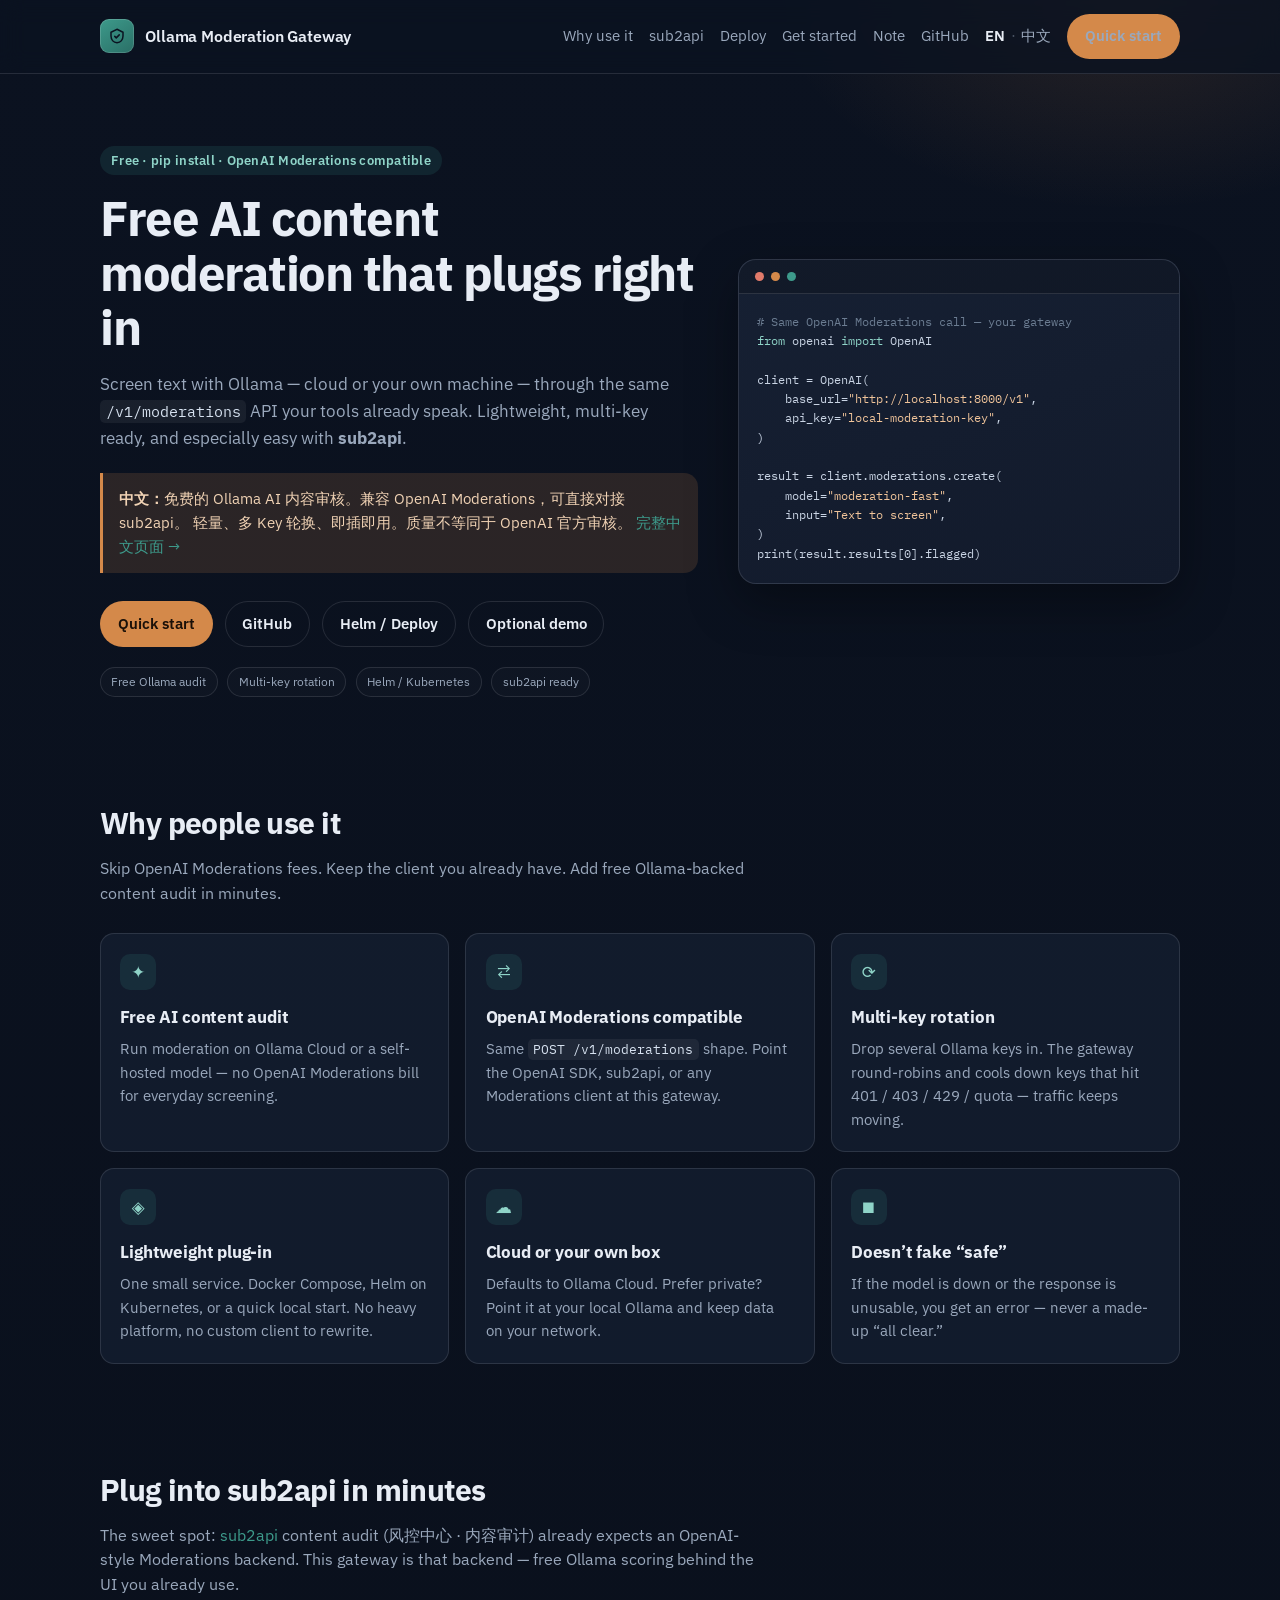
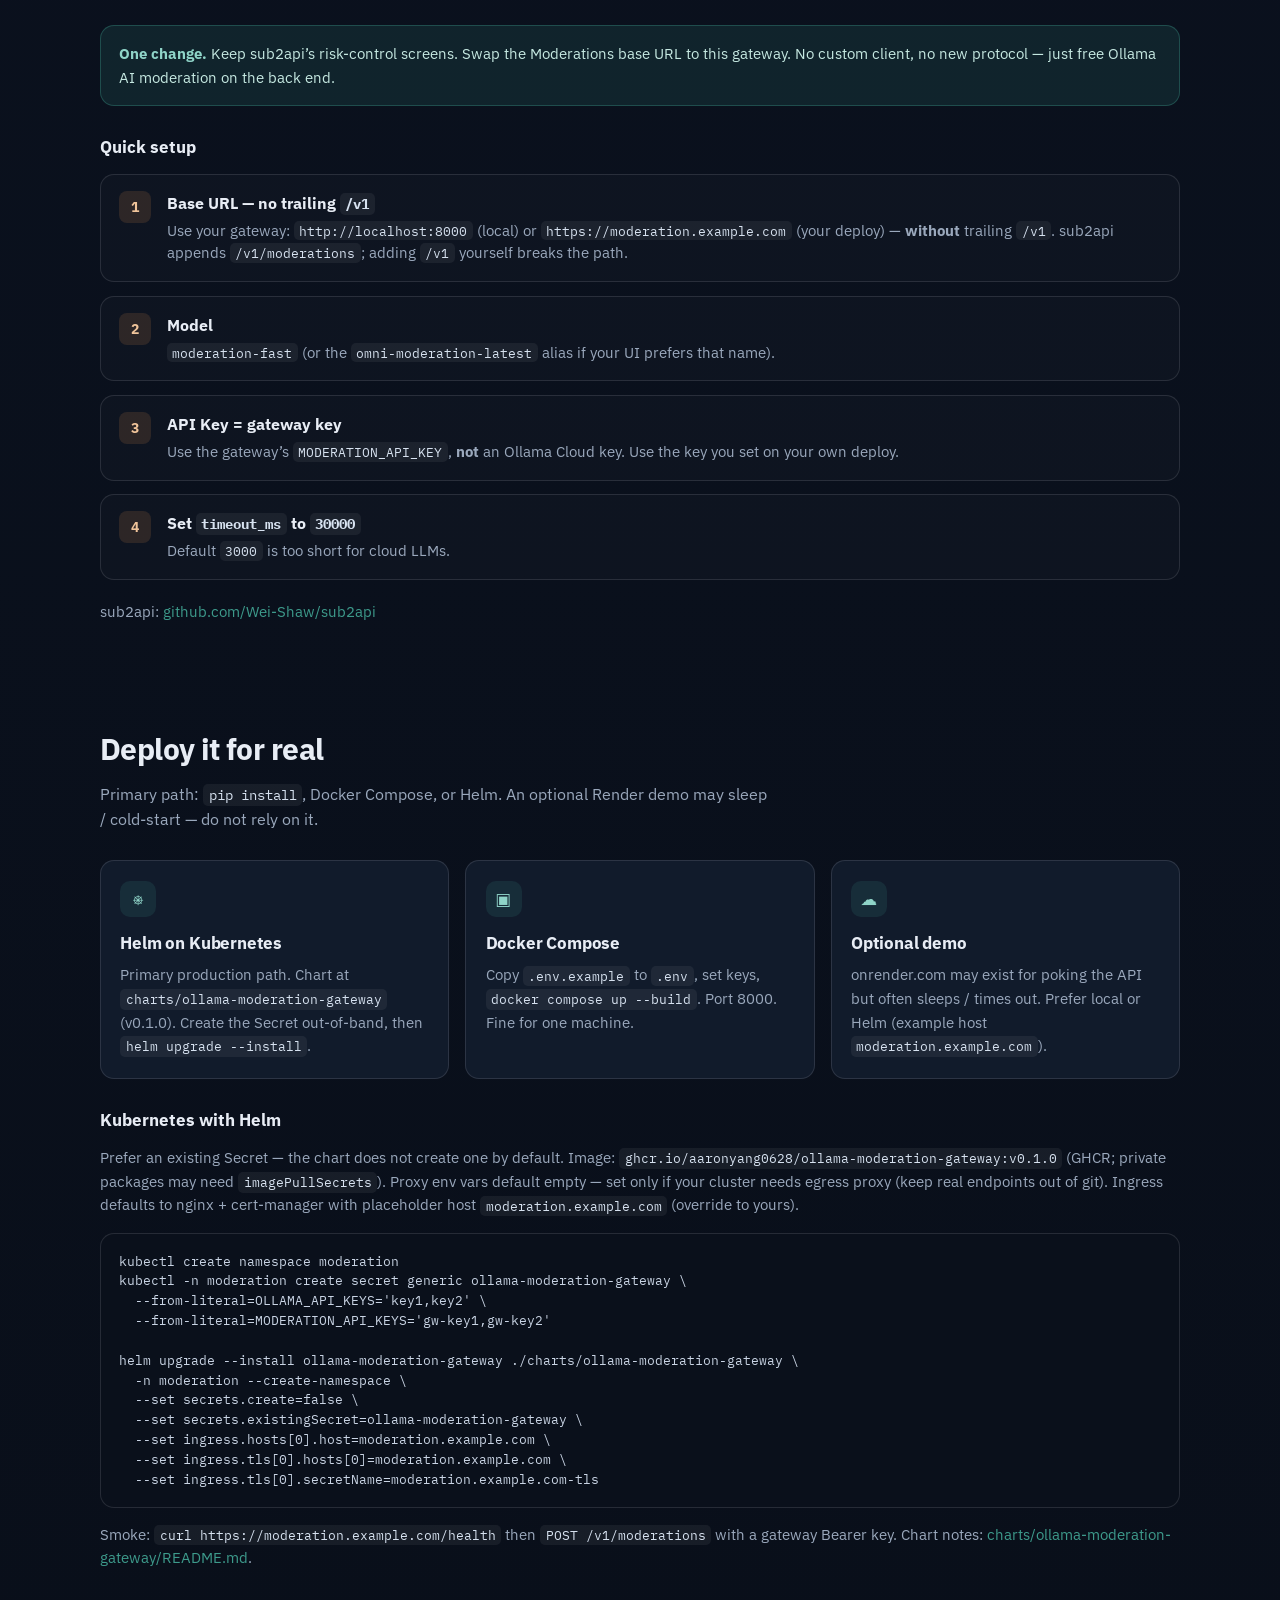
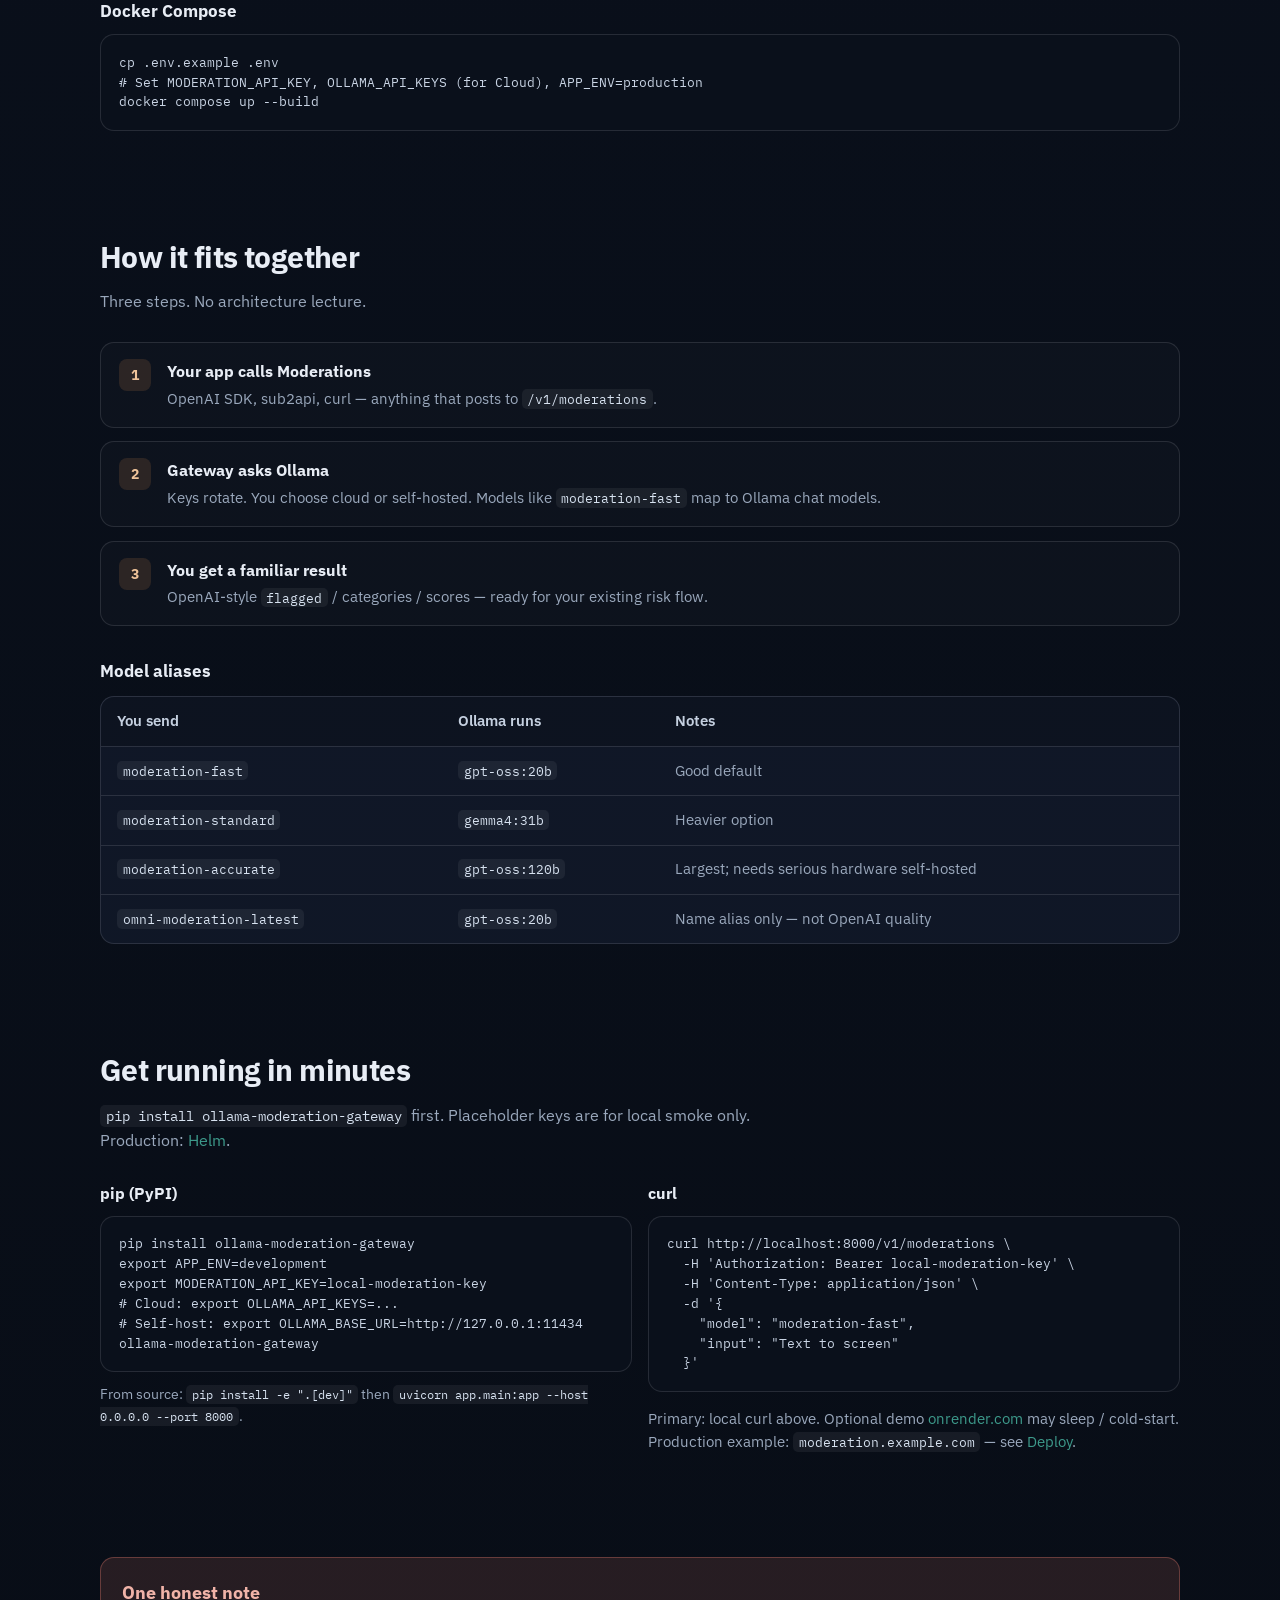
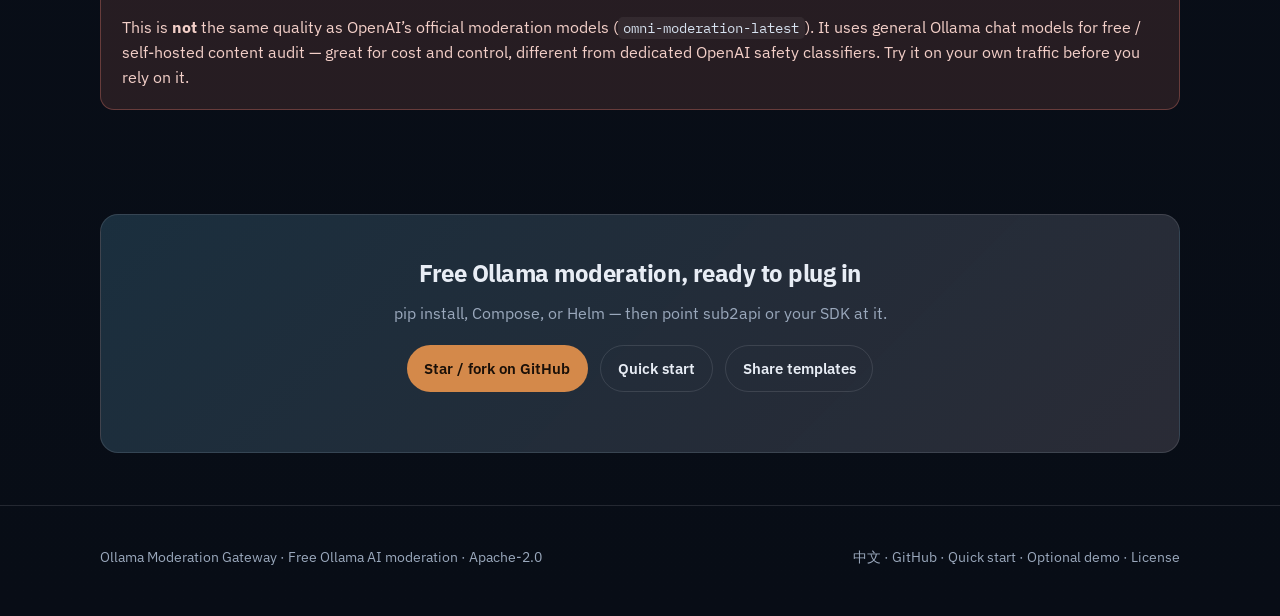
<file: docs/index.html>
<!DOCTYPE html>
<html lang="en">
<head>
  <meta charset="utf-8" />
  <meta name="viewport" content="width=device-width, initial-scale=1" />
  <title>Ollama Moderation Gateway — Free AI content moderation</title>
  <meta name="description" content="Free Ollama AI content audit / moderation. OpenAI Moderations compatible — plug into sub2api and any Moderations client. Multi-key rotation, lightweight, easy. Not the same quality as OpenAI official moderation." />
  <meta name="theme-color" content="#0b1220" />
  <link rel="preconnect" href="https://fonts.googleapis.com" />
  <link rel="preconnect" href="https://fonts.gstatic.com" crossorigin />
  <link href="https://fonts.googleapis.com/css2?family=IBM+Plex+Mono:wght@400;500&family=IBM+Plex+Sans:wght@400;500;600;700&display=swap" rel="stylesheet" />
  <link rel="stylesheet" href="assets/style.css" />
  <link rel="icon" href="data:image/svg+xml,%3Csvg xmlns='http://www.w3.org/2000/svg' viewBox='0 0 32 32'%3E%3Crect width='32' height='32' rx='8' fill='%233d9a8b'/%3E%3Cpath d='M8 16h16M16 8v16' stroke='%230b1220' stroke-width='3' stroke-linecap='round'/%3E%3C/svg%3E" />
</head>
<body>
  <header class="nav">
    <div class="wrap nav-inner">
      <a class="brand" href="#top">
        <span class="brand-mark" aria-hidden="true">
          <svg width="18" height="18" viewBox="0 0 24 24" fill="none">
            <path d="M12 3l8 4v5c0 5-3.5 8.5-8 9-4.5-.5-8-4-8-9V7l8-4z" stroke="#0b1220" stroke-width="2" fill="none"/>
            <path d="M9 12.5l2 2 4-4" stroke="#0b1220" stroke-width="2" stroke-linecap="round" stroke-linejoin="round"/>
          </svg>
        </span>
        Ollama Moderation Gateway
      </a>
      <nav class="nav-links" aria-label="Primary">
        <a class="hide-sm" href="#features">Why use it</a>
        <a class="hide-sm" href="#integrations">sub2api</a>
        <a class="hide-sm" href="#deploy">Deploy</a>
        <a class="hide-sm" href="#code">Get started</a>
        <a class="hide-sm" href="#disclaimer">Note</a>
        <a href="https://github.com/AaronYang0628/ollama-moderation-gateway">GitHub</a>
        <span class="lang-switch" aria-label="Language">
          <span class="lang-current" aria-current="page">EN</span>
          <span class="lang-sep" aria-hidden="true">·</span>
          <a href="zh/">中文</a>
        </span>
        <a class="btn btn-primary" href="https://github.com/AaronYang0628/ollama-moderation-gateway#quick-start">Quick start</a>
      </nav>
    </div>
  </header>

  <main id="top">
    <section class="hero">
      <div class="wrap hero-grid">
        <div>
          <div class="eyebrow">Free · pip install · OpenAI Moderations compatible</div>
          <h1>Free AI content moderation that plugs right in</h1>
          <p class="hero-lead">
            Screen text with Ollama — cloud or your own machine — through the same
            <code class="inline">/v1/moderations</code> API your tools already speak.
            Lightweight, multi-key ready, and especially easy with
            <strong>sub2api</strong>.
          </p>
          <p class="zh-summary">
            <strong>中文：</strong>免费的 Ollama AI 内容审核。兼容 OpenAI Moderations，可直接对接 sub2api。
            轻量、多 Key 轮换、即插即用。质量不等同于 OpenAI 官方审核。
            <a href="zh/">完整中文页面 →</a>
          </p>
          <div class="cta-row">
            <a class="btn btn-primary" href="https://github.com/AaronYang0628/ollama-moderation-gateway#quick-start">Quick start</a>
            <a class="btn btn-ghost" href="https://github.com/AaronYang0628/ollama-moderation-gateway">GitHub</a>
            <a class="btn btn-ghost" href="#deploy">Helm / Deploy</a>
            <a class="btn btn-ghost" href="https://ollama-moderation-gateway.onrender.com" title="Optional; free tier may sleep / cold-start">Optional demo</a>
          </div>
          <div class="meta-row">
            <span class="chip">Free Ollama audit</span>
            <span class="chip">Multi-key rotation</span>
            <span class="chip">Helm / Kubernetes</span>
            <span class="chip">sub2api ready</span>
          </div>
        </div>
        <aside class="hero-card" aria-label="Sample request">
          <div class="hero-card-top">
            <span class="dot"></span><span class="dot"></span><span class="dot"></span>
          </div>
          <pre><span class="tok-cm"># Same OpenAI Moderations call — your gateway</span>
<span class="tok-key">from</span> openai <span class="tok-key">import</span> OpenAI

client = OpenAI(
    base_url=<span class="tok-str">"http://localhost:8000/v1"</span>,
    api_key=<span class="tok-str">"local-moderation-key"</span>,
)

result = client.moderations.create(
    model=<span class="tok-str">"moderation-fast"</span>,
    input=<span class="tok-str">"Text to screen"</span>,
)
print(result.results[0].flagged)</pre>
        </aside>
      </div>
    </section>

    <section id="features">
      <div class="wrap">
        <h2 class="section-title">Why people use it</h2>
        <p class="section-lead">
          Skip OpenAI Moderations fees. Keep the client you already have.
          Add free Ollama-backed content audit in minutes.
        </p>
        <div class="grid-3">
          <article class="card">
            <div class="icon" aria-hidden="true">✦</div>
            <h3>Free AI content audit</h3>
            <p>Run moderation on Ollama Cloud or a self-hosted model — no OpenAI Moderations bill for everyday screening.</p>
          </article>
          <article class="card">
            <div class="icon" aria-hidden="true">⇄</div>
            <h3>OpenAI Moderations compatible</h3>
            <p>Same <code class="inline">POST /v1/moderations</code> shape. Point the OpenAI SDK, sub2api, or any Moderations client at this gateway.</p>
          </article>
          <article class="card">
            <div class="icon" aria-hidden="true">⟳</div>
            <h3>Multi-key rotation</h3>
            <p>Drop several Ollama keys in. The gateway round-robins and cools down keys that hit 401 / 403 / 429 / quota — traffic keeps moving.</p>
          </article>
          <article class="card">
            <div class="icon" aria-hidden="true">◈</div>
            <h3>Lightweight plug-in</h3>
            <p>One small service. Docker Compose, Helm on Kubernetes, or a quick local start. No heavy platform, no custom client to rewrite.</p>
          </article>
          <article class="card">
            <div class="icon" aria-hidden="true">☁</div>
            <h3>Cloud or your own box</h3>
            <p>Defaults to Ollama Cloud. Prefer private? Point it at your local Ollama and keep data on your network.</p>
          </article>
          <article class="card">
            <div class="icon" aria-hidden="true">⏹</div>
            <h3>Doesn’t fake “safe”</h3>
            <p>If the model is down or the response is unusable, you get an error — never a made-up “all clear.”</p>
          </article>
        </div>
      </div>
    </section>

    <section id="integrations">
      <div class="wrap">
        <h2 class="section-title">Plug into sub2api in minutes</h2>
        <p class="section-lead">
          The sweet spot:
          <a href="https://github.com/Wei-Shaw/sub2api" rel="noopener">sub2api</a>
          content audit (风控中心 · 内容审计) already expects an OpenAI-style Moderations backend.
          This gateway is that backend — free Ollama scoring behind the UI you already use.
        </p>

        <div class="callout">
          <strong>One change.</strong>
          Keep sub2api’s risk-control screens. Swap the Moderations base URL to this gateway.
          No custom client, no new protocol — just free Ollama AI moderation on the back end.
        </div>

        <h3 style="margin: 1.75rem 0 0.85rem; font-size: 1.05rem;">Quick setup</h3>
        <div class="steps">
          <div class="step">
            <div class="step-num">1</div>
            <div>
              <h3>Base URL — no trailing <code class="inline">/v1</code></h3>
              <p>
                Use your gateway:
                <code class="inline">http://localhost:8000</code> (local) or
                <code class="inline">https://moderation.example.com</code> (your deploy) —
                <strong>without</strong> trailing <code class="inline">/v1</code>.
                sub2api appends <code class="inline">/v1/moderations</code>;
                adding <code class="inline">/v1</code> yourself breaks the path.
              </p>
            </div>
          </div>
          <div class="step">
            <div class="step-num">2</div>
            <div>
              <h3>Model</h3>
              <p>
                <code class="inline">moderation-fast</code>
                (or the <code class="inline">omni-moderation-latest</code> alias if your UI prefers that name).
              </p>
            </div>
          </div>
          <div class="step">
            <div class="step-num">3</div>
            <div>
              <h3>API Key = gateway key</h3>
              <p>
                Use the gateway’s <code class="inline">MODERATION_API_KEY</code>,
                <strong>not</strong> an Ollama Cloud key.
                Use the key you set on your own deploy.
              </p>
            </div>
          </div>
          <div class="step">
            <div class="step-num">4</div>
            <div>
              <h3>Set <code class="inline">timeout_ms</code> to <code class="inline">30000</code></h3>
              <p>
                Default <code class="inline">3000</code> is too short for cloud LLMs.
              </p>
            </div>
          </div>
        </div>

        <p style="margin: 1.25rem 0 0; color: var(--muted); font-size: 0.95rem;">
          sub2api:
          <a href="https://github.com/Wei-Shaw/sub2api" rel="noopener">github.com/Wei-Shaw/sub2api</a>
        </p>
      </div>
    </section>

    <section id="deploy">
      <div class="wrap">
        <h2 class="section-title">Deploy it for real</h2>
        <p class="section-lead">
          Primary path: <code class="inline">pip install</code>, Docker Compose, or Helm.
          An optional Render demo may sleep / cold-start — do not rely on it.
        </p>

        <div class="grid-3">
          <article class="card">
            <div class="icon" aria-hidden="true">⎈</div>
            <h3>Helm on Kubernetes</h3>
            <p>Primary production path. Chart at <code class="inline">charts/ollama-moderation-gateway</code> (v0.1.0). Create the Secret out-of-band, then <code class="inline">helm upgrade --install</code>.</p>
          </article>
          <article class="card">
            <div class="icon" aria-hidden="true">▣</div>
            <h3>Docker Compose</h3>
            <p>Copy <code class="inline">.env.example</code> to <code class="inline">.env</code>, set keys, <code class="inline">docker compose up --build</code>. Port 8000. Fine for one machine.</p>
          </article>
          <article class="card">
            <div class="icon" aria-hidden="true">☁</div>
            <h3>Optional demo</h3>
            <p>onrender.com may exist for poking the API but often sleeps / times out. Prefer local or Helm (example host <code class="inline">moderation.example.com</code>).</p>
          </article>
        </div>

        <h3 style="margin: 1.75rem 0 0.85rem; font-size: 1.05rem;">Kubernetes with Helm</h3>
        <p style="margin: 0 0 1rem; color: var(--muted); font-size: 0.95rem;">
          Prefer an existing Secret — the chart does not create one by default.
          Image: <code class="inline">ghcr.io/aaronyang0628/ollama-moderation-gateway:v0.1.0</code> (GHCR; private packages may need <code class="inline">imagePullSecrets</code>).
          Proxy env vars default empty — set only if your cluster needs egress proxy (keep real endpoints out of git).
          Ingress defaults to nginx + cert-manager with placeholder host <code class="inline">moderation.example.com</code> (override to yours).
        </p>
        <pre class="code-block">kubectl create namespace moderation
kubectl -n moderation create secret generic ollama-moderation-gateway \
  --from-literal=OLLAMA_API_KEYS='key1,key2' \
  --from-literal=MODERATION_API_KEYS='gw-key1,gw-key2'

helm upgrade --install ollama-moderation-gateway ./charts/ollama-moderation-gateway \
  -n moderation --create-namespace \
  --set secrets.create=false \
  --set secrets.existingSecret=ollama-moderation-gateway \
  --set ingress.hosts[0].host=moderation.example.com \
  --set ingress.tls[0].hosts[0]=moderation.example.com \
  --set ingress.tls[0].secretName=moderation.example.com-tls</pre>
        <p style="margin: 1rem 0 0; color: var(--muted); font-size: 0.92rem;">
          Smoke: <code class="inline">curl https://moderation.example.com/health</code>
          then <code class="inline">POST /v1/moderations</code> with a gateway Bearer key.
          Chart notes:
          <a href="https://github.com/AaronYang0628/ollama-moderation-gateway/blob/main/charts/ollama-moderation-gateway/README.md">charts/ollama-moderation-gateway/README.md</a>.
        </p>

        <h3 style="margin: 1.75rem 0 0.65rem; font-size: 1.05rem;">Docker Compose</h3>
        <pre class="code-block">cp .env.example .env
# Set MODERATION_API_KEY, OLLAMA_API_KEYS (for Cloud), APP_ENV=production
docker compose up --build</pre>
      </div>
    </section>

    <section id="how">
      <div class="wrap">
        <h2 class="section-title">How it fits together</h2>
        <p class="section-lead">Three steps. No architecture lecture.</p>
        <div class="steps">
          <div class="step">
            <div class="step-num">1</div>
            <div>
              <h3>Your app calls Moderations</h3>
              <p>OpenAI SDK, sub2api, curl — anything that posts to <code class="inline">/v1/moderations</code>.</p>
            </div>
          </div>
          <div class="step">
            <div class="step-num">2</div>
            <div>
              <h3>Gateway asks Ollama</h3>
              <p>Keys rotate. You choose cloud or self-hosted. Models like <code class="inline">moderation-fast</code> map to Ollama chat models.</p>
            </div>
          </div>
          <div class="step">
            <div class="step-num">3</div>
            <div>
              <h3>You get a familiar result</h3>
              <p>OpenAI-style <code class="inline">flagged</code> / categories / scores — ready for your existing risk flow.</p>
            </div>
          </div>
        </div>

        <h3 style="margin: 2rem 0 0.75rem; font-size: 1.05rem;">Model aliases</h3>
        <div class="table-wrap">
          <table>
            <thead>
              <tr>
                <th>You send</th>
                <th>Ollama runs</th>
                <th>Notes</th>
              </tr>
            </thead>
            <tbody>
              <tr>
                <td><code class="inline">moderation-fast</code></td>
                <td><code class="inline">gpt-oss:20b</code></td>
                <td>Good default</td>
              </tr>
              <tr>
                <td><code class="inline">moderation-standard</code></td>
                <td><code class="inline">gemma4:31b</code></td>
                <td>Heavier option</td>
              </tr>
              <tr>
                <td><code class="inline">moderation-accurate</code></td>
                <td><code class="inline">gpt-oss:120b</code></td>
                <td>Largest; needs serious hardware self-hosted</td>
              </tr>
              <tr>
                <td><code class="inline">omni-moderation-latest</code></td>
                <td><code class="inline">gpt-oss:20b</code></td>
                <td>Name alias only — not OpenAI quality</td>
              </tr>
            </tbody>
          </table>
        </div>
      </div>
    </section>

    <section id="code">
      <div class="wrap">
        <h2 class="section-title">Get running in minutes</h2>
        <p class="section-lead"><code class="inline">pip install ollama-moderation-gateway</code> first. Placeholder keys are for local smoke only. Production: <a href="#deploy">Helm</a>.</p>
        <div class="split">
          <div>
            <h3 style="margin: 0 0 0.65rem; font-size: 1rem;">pip (PyPI)</h3>
            <pre class="code-block">pip install ollama-moderation-gateway
export APP_ENV=development
export MODERATION_API_KEY=local-moderation-key
# Cloud: export OLLAMA_API_KEYS=...
# Self-host: export OLLAMA_BASE_URL=http://127.0.0.1:11434
ollama-moderation-gateway</pre>
            <p style="margin: 0.75rem 0 0; color: var(--muted); font-size: 0.88rem;">
              From source: <code class="inline">pip install -e ".[dev]"</code> then
              <code class="inline">uvicorn app.main:app --host 0.0.0.0 --port 8000</code>.
            </p>
          </div>
          <div>
            <h3 style="margin: 0 0 0.65rem; font-size: 1rem;">curl</h3>
            <pre class="code-block">curl http://localhost:8000/v1/moderations \
  -H 'Authorization: Bearer local-moderation-key' \
  -H 'Content-Type: application/json' \
  -d '{
    "model": "moderation-fast",
    "input": "Text to screen"
  }'</pre>
            <p style="margin: 1rem 0 0; color: var(--muted); font-size: 0.92rem;">
              Primary: local curl above. Optional demo
              <a href="https://ollama-moderation-gateway.onrender.com">onrender.com</a>
              may sleep / cold-start. Production example:
              <code class="inline">moderation.example.com</code> — see <a href="#deploy">Deploy</a>.
            </p>
          </div>
        </div>
      </div>
    </section>

    <section id="disclaimer">
      <div class="wrap">
        <div class="disclaimer">
          <h2>One honest note</h2>
          <p style="margin: 0; color: #f3cfc8;">
            This is <strong>not</strong> the same quality as OpenAI’s official moderation models
            (<code class="inline">omni-moderation-latest</code>). It uses general Ollama chat models for free / self-hosted content audit —
            great for cost and control, different from dedicated OpenAI safety classifiers. Try it on your own traffic before you rely on it.
          </p>
        </div>
      </div>
    </section>

    <section>
      <div class="wrap">
        <div class="cta-band">
          <h2>Free Ollama moderation, ready to plug in</h2>
          <p>pip install, Compose, or Helm — then point sub2api or your SDK at it.</p>
          <div class="cta-row" style="justify-content: center;">
            <a class="btn btn-primary" href="https://github.com/AaronYang0628/ollama-moderation-gateway">Star / fork on GitHub</a>
            <a class="btn btn-ghost" href="https://github.com/AaronYang0628/ollama-moderation-gateway#quick-start">Quick start</a>
            <a class="btn btn-ghost" href="https://github.com/AaronYang0628/ollama-moderation-gateway/blob/main/docs/PROMOTE.md">Share templates</a>
          </div>
        </div>
      </div>
    </section>
  </main>

  <footer class="footer">
    <div class="wrap footer-inner">
      <div>
        Ollama Moderation Gateway · Free Ollama AI moderation · Apache-2.0
      </div>
      <div>
        <a href="zh/">中文</a>
        ·
        <a href="https://github.com/AaronYang0628/ollama-moderation-gateway">GitHub</a>
        ·
        <a href="https://github.com/AaronYang0628/ollama-moderation-gateway#quick-start">Quick start</a>
        ·
        <a href="https://ollama-moderation-gateway.onrender.com" title="May sleep">Optional demo</a>
        ·
        <a href="https://github.com/AaronYang0628/ollama-moderation-gateway/blob/main/LICENSE">License</a>
      </div>
    </div>
  </footer>
</body>
</html>
</file>
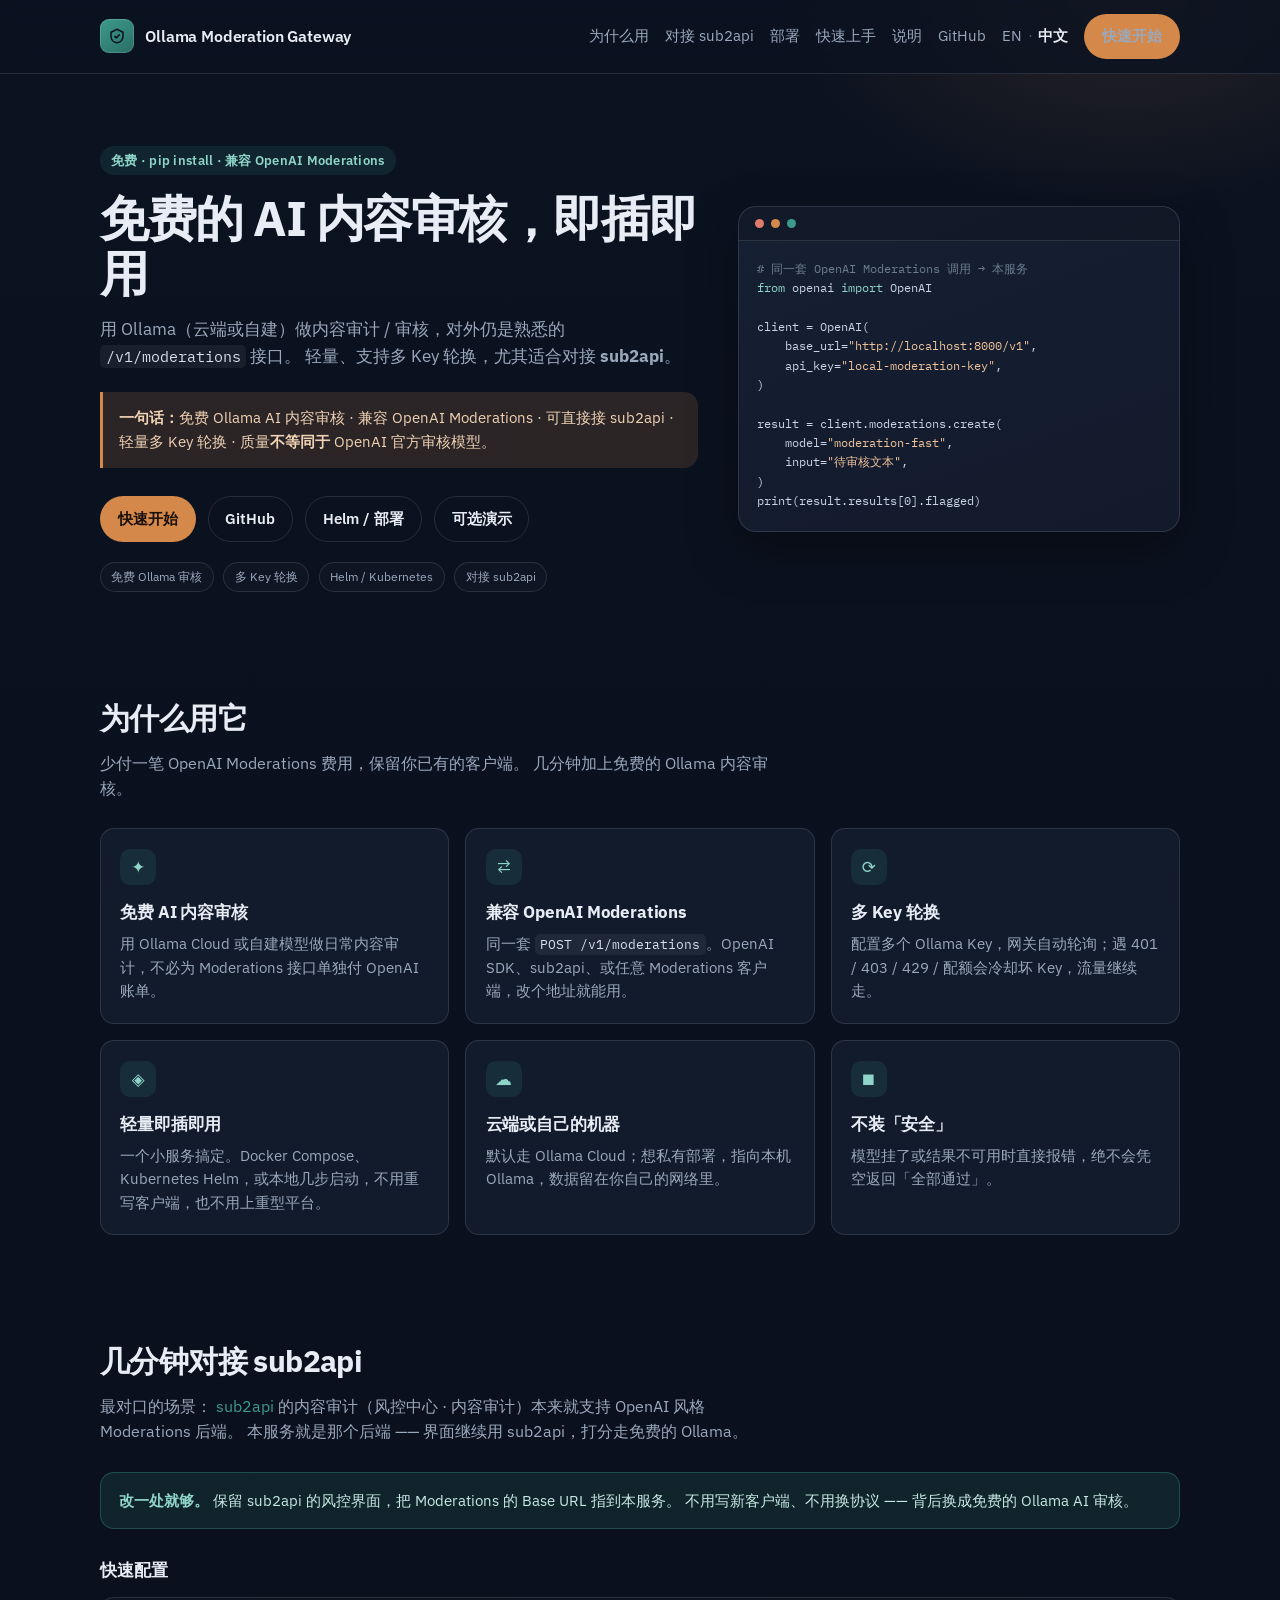
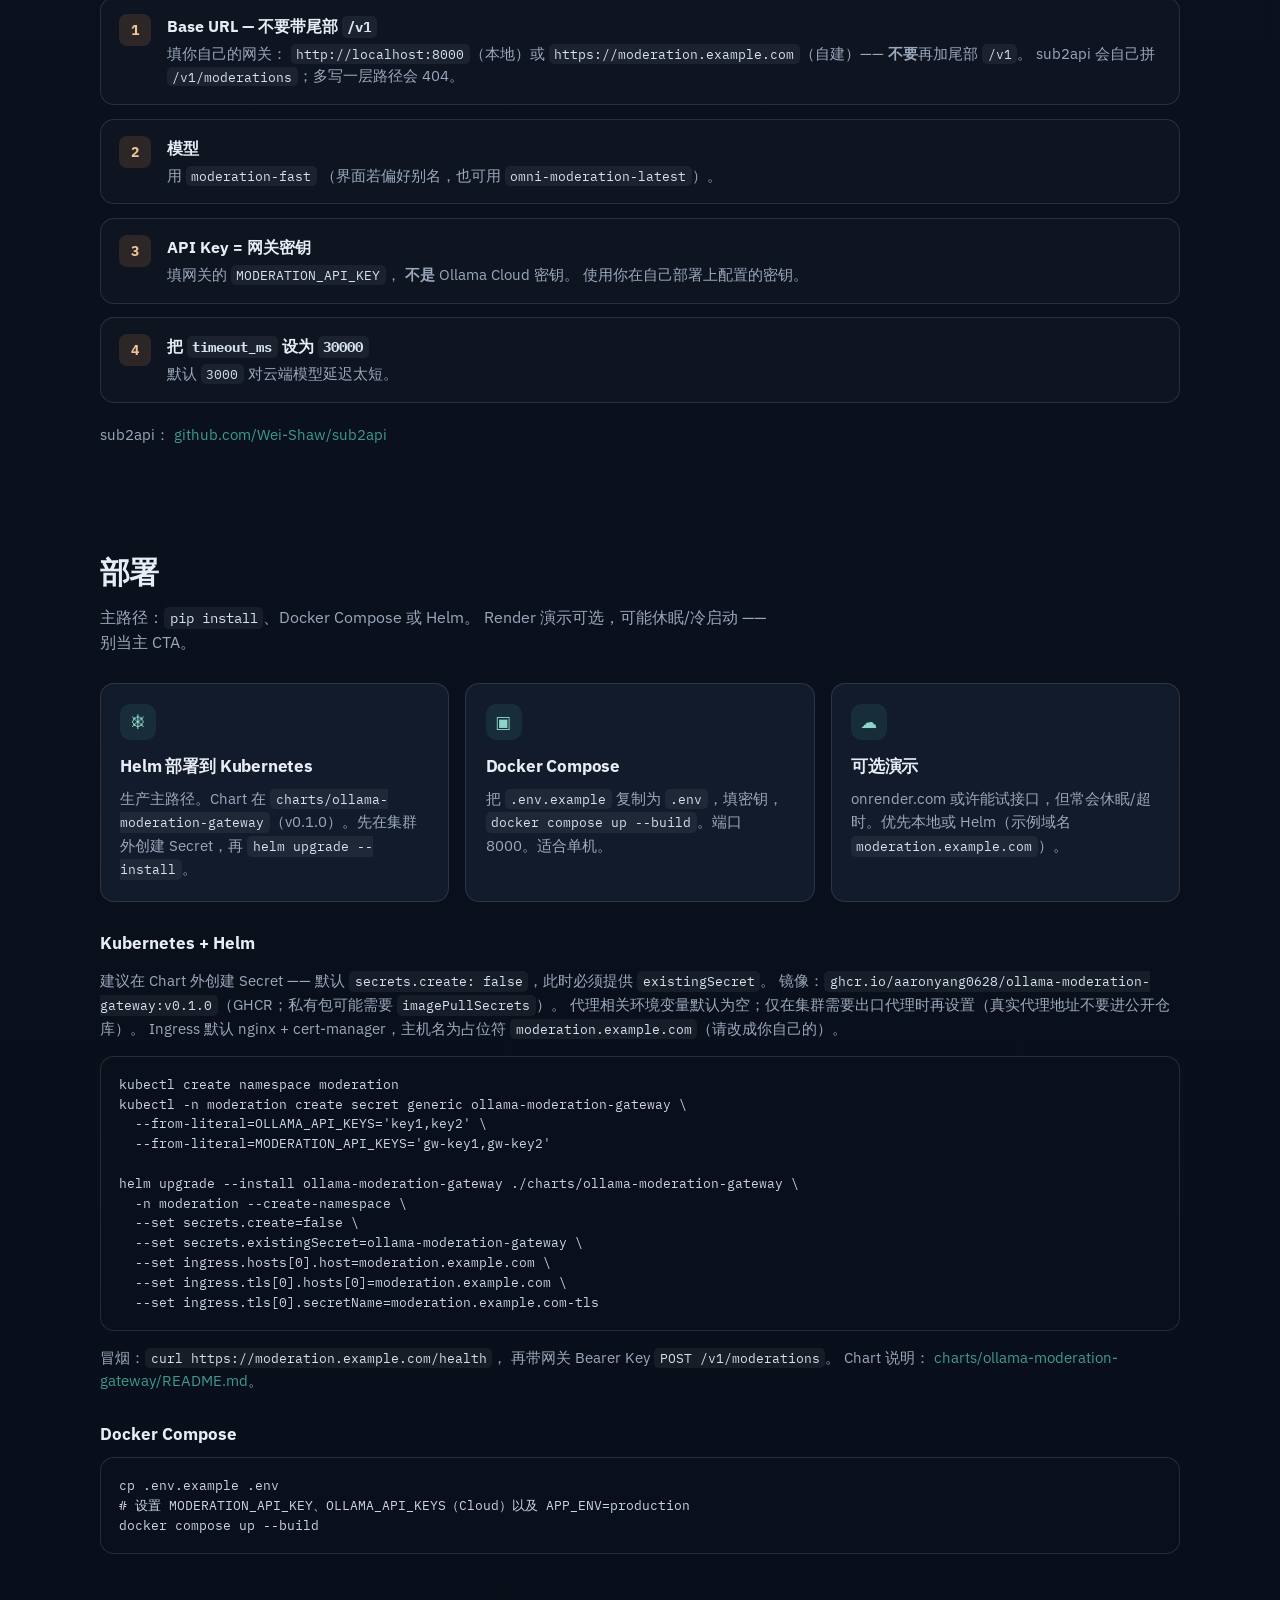
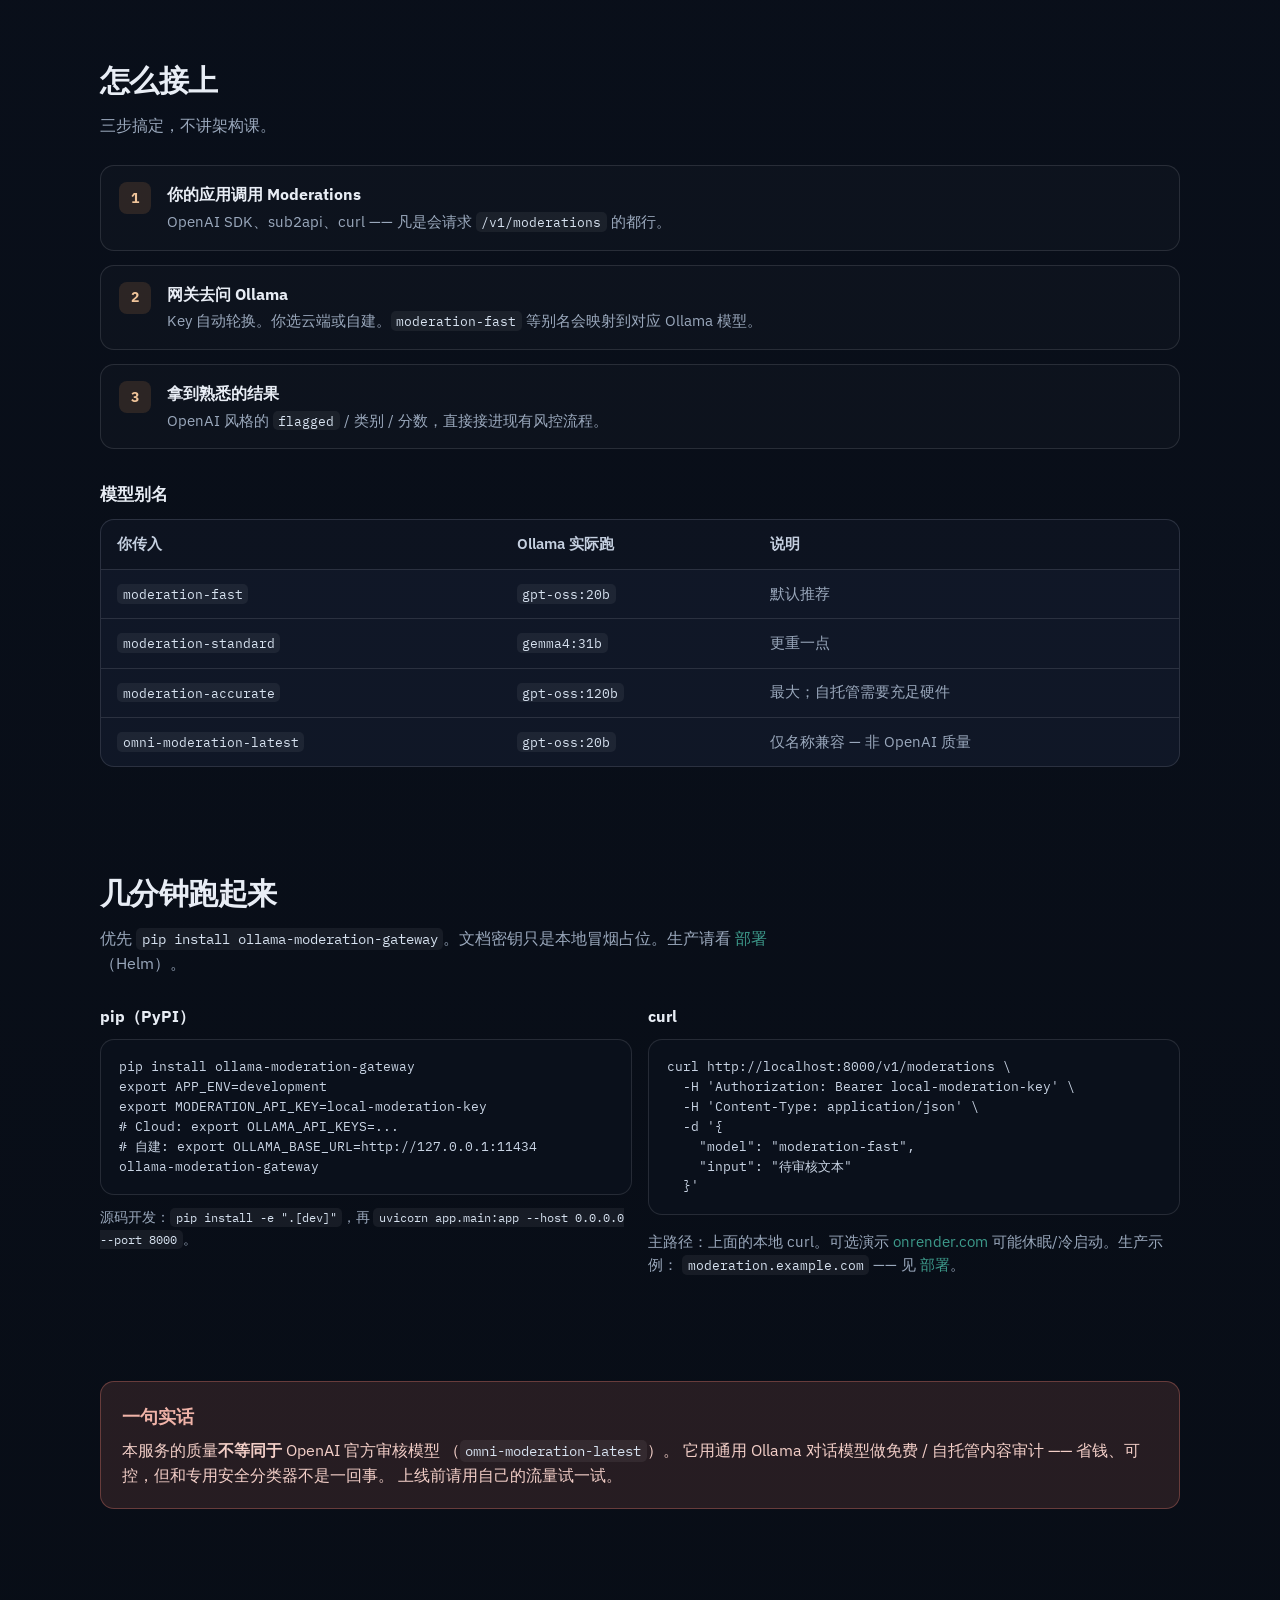
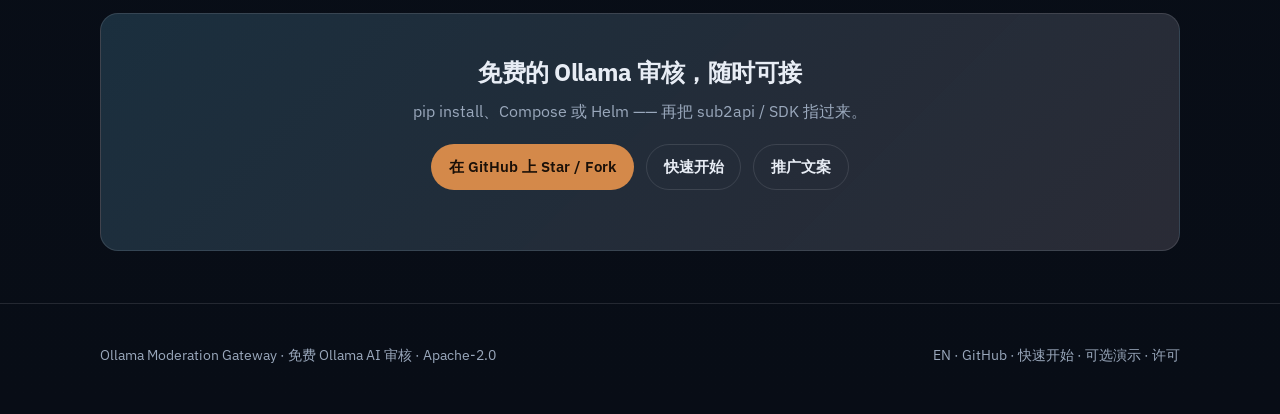
<file: docs/zh/index.html>
<!DOCTYPE html>
<html lang="zh-CN">
<head>
  <meta charset="utf-8" />
  <meta name="viewport" content="width=device-width, initial-scale=1" />
  <title>Ollama Moderation Gateway — 免费 AI 内容审核</title>
  <meta name="description" content="免费的 Ollama AI 内容审核 / 审计。兼容 OpenAI Moderations，可直接对接 sub2api。多 Key 轮换、轻量、即插即用。质量不等同于 OpenAI 官方审核。" />
  <meta name="theme-color" content="#0b1220" />
  <link rel="preconnect" href="https://fonts.googleapis.com" />
  <link rel="preconnect" href="https://fonts.gstatic.com" crossorigin />
  <link href="https://fonts.googleapis.com/css2?family=IBM+Plex+Mono:wght@400;500&family=IBM+Plex+Sans:wght@400;500;600;700&display=swap" rel="stylesheet" />
  <link rel="stylesheet" href="../assets/style.css" />
  <link rel="icon" href="data:image/svg+xml,%3Csvg xmlns='http://www.w3.org/2000/svg' viewBox='0 0 32 32'%3E%3Crect width='32' height='32' rx='8' fill='%233d9a8b'/%3E%3Cpath d='M8 16h16M16 8v16' stroke='%230b1220' stroke-width='3' stroke-linecap='round'/%3E%3C/svg%3E" />
</head>
<body>
  <header class="nav">
    <div class="wrap nav-inner">
      <a class="brand" href="#top">
        <span class="brand-mark" aria-hidden="true">
          <svg width="18" height="18" viewBox="0 0 24 24" fill="none">
            <path d="M12 3l8 4v5c0 5-3.5 8.5-8 9-4.5-.5-8-4-8-9V7l8-4z" stroke="#0b1220" stroke-width="2" fill="none"/>
            <path d="M9 12.5l2 2 4-4" stroke="#0b1220" stroke-width="2" stroke-linecap="round" stroke-linejoin="round"/>
          </svg>
        </span>
        Ollama Moderation Gateway
      </a>
      <nav class="nav-links" aria-label="主导航">
        <a class="hide-sm" href="#features">为什么用</a>
        <a class="hide-sm" href="#integrations">对接 sub2api</a>
        <a class="hide-sm" href="#deploy">部署</a>
        <a class="hide-sm" href="#code">快速上手</a>
        <a class="hide-sm" href="#disclaimer">说明</a>
        <a href="https://github.com/AaronYang0628/ollama-moderation-gateway">GitHub</a>
        <span class="lang-switch" aria-label="语言">
          <a href="../">EN</a>
          <span class="lang-sep" aria-hidden="true">·</span>
          <span class="lang-current" aria-current="page">中文</span>
        </span>
        <a class="btn btn-primary" href="https://github.com/AaronYang0628/ollama-moderation-gateway#quick-start">快速开始</a>
      </nav>
    </div>
  </header>

  <main id="top">
    <section class="hero">
      <div class="wrap hero-grid">
        <div>
          <div class="eyebrow">免费 · pip install · 兼容 OpenAI Moderations</div>
          <h1>免费的 AI 内容审核，即插即用</h1>
          <p class="hero-lead">
            用 Ollama（云端或自建）做内容审计 / 审核，对外仍是熟悉的
            <code class="inline">/v1/moderations</code> 接口。
            轻量、支持多 Key 轮换，尤其适合对接
            <strong>sub2api</strong>。
          </p>
          <p class="zh-summary">
            <strong>一句话：</strong>免费 Ollama AI 内容审核 · 兼容 OpenAI Moderations · 可直接接 sub2api ·
            轻量多 Key 轮换 · 质量<strong>不等同于</strong> OpenAI 官方审核模型。
          </p>
          <div class="cta-row">
            <a class="btn btn-primary" href="https://github.com/AaronYang0628/ollama-moderation-gateway#quick-start">快速开始</a>
            <a class="btn btn-ghost" href="https://github.com/AaronYang0628/ollama-moderation-gateway">GitHub</a>
            <a class="btn btn-ghost" href="#deploy">Helm / 部署</a>
            <a class="btn btn-ghost" href="https://ollama-moderation-gateway.onrender.com" title="可选；免费层可能休眠/冷启动">可选演示</a>
          </div>
          <div class="meta-row">
            <span class="chip">免费 Ollama 审核</span>
            <span class="chip">多 Key 轮换</span>
            <span class="chip">Helm / Kubernetes</span>
            <span class="chip">对接 sub2api</span>
          </div>
        </div>
        <aside class="hero-card" aria-label="示例请求">
          <div class="hero-card-top">
            <span class="dot"></span><span class="dot"></span><span class="dot"></span>
          </div>
          <pre><span class="tok-cm"># 同一套 OpenAI Moderations 调用 → 本服务</span>
<span class="tok-key">from</span> openai <span class="tok-key">import</span> OpenAI

client = OpenAI(
    base_url=<span class="tok-str">"http://localhost:8000/v1"</span>,
    api_key=<span class="tok-str">"local-moderation-key"</span>,
)

result = client.moderations.create(
    model=<span class="tok-str">"moderation-fast"</span>,
    input=<span class="tok-str">"待审核文本"</span>,
)
print(result.results[0].flagged)</pre>
        </aside>
      </div>
    </section>

    <section id="features">
      <div class="wrap">
        <h2 class="section-title">为什么用它</h2>
        <p class="section-lead">
          少付一笔 OpenAI Moderations 费用，保留你已有的客户端。
          几分钟加上免费的 Ollama 内容审核。
        </p>
        <div class="grid-3">
          <article class="card">
            <div class="icon" aria-hidden="true">✦</div>
            <h3>免费 AI 内容审核</h3>
            <p>用 Ollama Cloud 或自建模型做日常内容审计，不必为 Moderations 接口单独付 OpenAI 账单。</p>
          </article>
          <article class="card">
            <div class="icon" aria-hidden="true">⇄</div>
            <h3>兼容 OpenAI Moderations</h3>
            <p>同一套 <code class="inline">POST /v1/moderations</code>。OpenAI SDK、sub2api、或任意 Moderations 客户端，改个地址就能用。</p>
          </article>
          <article class="card">
            <div class="icon" aria-hidden="true">⟳</div>
            <h3>多 Key 轮换</h3>
            <p>配置多个 Ollama Key，网关自动轮询；遇 401 / 403 / 429 / 配额会冷却坏 Key，流量继续走。</p>
          </article>
          <article class="card">
            <div class="icon" aria-hidden="true">◈</div>
            <h3>轻量即插即用</h3>
            <p>一个小服务搞定。Docker Compose、Kubernetes Helm，或本地几步启动，不用重写客户端，也不用上重型平台。</p>
          </article>
          <article class="card">
            <div class="icon" aria-hidden="true">☁</div>
            <h3>云端或自己的机器</h3>
            <p>默认走 Ollama Cloud；想私有部署，指向本机 Ollama，数据留在你自己的网络里。</p>
          </article>
          <article class="card">
            <div class="icon" aria-hidden="true">⏹</div>
            <h3>不装「安全」</h3>
            <p>模型挂了或结果不可用时直接报错，绝不会凭空返回「全部通过」。</p>
          </article>
        </div>
      </div>
    </section>

    <section id="integrations">
      <div class="wrap">
        <h2 class="section-title">几分钟对接 sub2api</h2>
        <p class="section-lead">
          最对口的场景：
          <a href="https://github.com/Wei-Shaw/sub2api" rel="noopener">sub2api</a>
          的内容审计（风控中心 · 内容审计）本来就支持 OpenAI 风格 Moderations 后端。
          本服务就是那个后端 —— 界面继续用 sub2api，打分走免费的 Ollama。
        </p>

        <div class="callout">
          <strong>改一处就够。</strong>
          保留 sub2api 的风控界面，把 Moderations 的 Base URL 指到本服务。
          不用写新客户端、不用换协议 —— 背后换成免费的 Ollama AI 审核。
        </div>

        <h3 style="margin: 1.75rem 0 0.85rem; font-size: 1.05rem;">快速配置</h3>
        <div class="steps">
          <div class="step">
            <div class="step-num">1</div>
            <div>
              <h3>Base URL — 不要带尾部 <code class="inline">/v1</code></h3>
              <p>
                填你自己的网关：
                <code class="inline">http://localhost:8000</code>（本地）或
                <code class="inline">https://moderation.example.com</code>（自建）——
                <strong>不要</strong>再加尾部 <code class="inline">/v1</code>。
                sub2api 会自己拼 <code class="inline">/v1/moderations</code>；多写一层路径会 404。
              </p>
            </div>
          </div>
          <div class="step">
            <div class="step-num">2</div>
            <div>
              <h3>模型</h3>
              <p>
                用 <code class="inline">moderation-fast</code>
                （界面若偏好别名，也可用 <code class="inline">omni-moderation-latest</code>）。
              </p>
            </div>
          </div>
          <div class="step">
            <div class="step-num">3</div>
            <div>
              <h3>API Key = 网关密钥</h3>
              <p>
                填网关的 <code class="inline">MODERATION_API_KEY</code>，
                <strong>不是</strong> Ollama Cloud 密钥。
                使用你在自己部署上配置的密钥。
              </p>
            </div>
          </div>
          <div class="step">
            <div class="step-num">4</div>
            <div>
              <h3>把 <code class="inline">timeout_ms</code> 设为 <code class="inline">30000</code></h3>
              <p>
                默认 <code class="inline">3000</code> 对云端模型延迟太短。
              </p>
            </div>
          </div>
        </div>

        <p style="margin: 1.25rem 0 0; color: var(--muted); font-size: 0.95rem;">
          sub2api：
          <a href="https://github.com/Wei-Shaw/sub2api" rel="noopener">github.com/Wei-Shaw/sub2api</a>
        </p>
      </div>
    </section>

    <section id="deploy">
      <div class="wrap">
        <h2 class="section-title">部署</h2>
        <p class="section-lead">
          主路径：<code class="inline">pip install</code>、Docker Compose 或 Helm。
          Render 演示可选，可能休眠/冷启动 —— 别当主 CTA。
        </p>

        <div class="grid-3">
          <article class="card">
            <div class="icon" aria-hidden="true">⎈</div>
            <h3>Helm 部署到 Kubernetes</h3>
            <p>生产主路径。Chart 在 <code class="inline">charts/ollama-moderation-gateway</code>（v0.1.0）。先在集群外创建 Secret，再 <code class="inline">helm upgrade --install</code>。</p>
          </article>
          <article class="card">
            <div class="icon" aria-hidden="true">▣</div>
            <h3>Docker Compose</h3>
            <p>把 <code class="inline">.env.example</code> 复制为 <code class="inline">.env</code>，填密钥，<code class="inline">docker compose up --build</code>。端口 8000。适合单机。</p>
          </article>
          <article class="card">
            <div class="icon" aria-hidden="true">☁</div>
            <h3>可选演示</h3>
            <p>onrender.com 或许能试接口，但常会休眠/超时。优先本地或 Helm（示例域名 <code class="inline">moderation.example.com</code>）。</p>
          </article>
        </div>

        <h3 style="margin: 1.75rem 0 0.85rem; font-size: 1.05rem;">Kubernetes + Helm</h3>
        <p style="margin: 0 0 1rem; color: var(--muted); font-size: 0.95rem;">
          建议在 Chart 外创建 Secret —— 默认 <code class="inline">secrets.create: false</code>，此时必须提供 <code class="inline">existingSecret</code>。
          镜像：<code class="inline">ghcr.io/aaronyang0628/ollama-moderation-gateway:v0.1.0</code>（GHCR；私有包可能需要 <code class="inline">imagePullSecrets</code>）。
          代理相关环境变量默认为空；仅在集群需要出口代理时再设置（真实代理地址不要进公开仓库）。
          Ingress 默认 nginx + cert-manager，主机名为占位符 <code class="inline">moderation.example.com</code>（请改成你自己的）。
        </p>
        <pre class="code-block">kubectl create namespace moderation
kubectl -n moderation create secret generic ollama-moderation-gateway \
  --from-literal=OLLAMA_API_KEYS='key1,key2' \
  --from-literal=MODERATION_API_KEYS='gw-key1,gw-key2'

helm upgrade --install ollama-moderation-gateway ./charts/ollama-moderation-gateway \
  -n moderation --create-namespace \
  --set secrets.create=false \
  --set secrets.existingSecret=ollama-moderation-gateway \
  --set ingress.hosts[0].host=moderation.example.com \
  --set ingress.tls[0].hosts[0]=moderation.example.com \
  --set ingress.tls[0].secretName=moderation.example.com-tls</pre>
        <p style="margin: 1rem 0 0; color: var(--muted); font-size: 0.92rem;">
          冒烟：<code class="inline">curl https://moderation.example.com/health</code>，
          再带网关 Bearer Key <code class="inline">POST /v1/moderations</code>。
          Chart 说明：
          <a href="https://github.com/AaronYang0628/ollama-moderation-gateway/blob/main/charts/ollama-moderation-gateway/README.md">charts/ollama-moderation-gateway/README.md</a>。
        </p>

        <h3 style="margin: 1.75rem 0 0.65rem; font-size: 1.05rem;">Docker Compose</h3>
        <pre class="code-block">cp .env.example .env
# 设置 MODERATION_API_KEY、OLLAMA_API_KEYS（Cloud）以及 APP_ENV=production
docker compose up --build</pre>
      </div>
    </section>

    <section id="how">
      <div class="wrap">
        <h2 class="section-title">怎么接上</h2>
        <p class="section-lead">三步搞定，不讲架构课。</p>
        <div class="steps">
          <div class="step">
            <div class="step-num">1</div>
            <div>
              <h3>你的应用调用 Moderations</h3>
              <p>OpenAI SDK、sub2api、curl —— 凡是会请求 <code class="inline">/v1/moderations</code> 的都行。</p>
            </div>
          </div>
          <div class="step">
            <div class="step-num">2</div>
            <div>
              <h3>网关去问 Ollama</h3>
              <p>Key 自动轮换。你选云端或自建。<code class="inline">moderation-fast</code> 等别名会映射到对应 Ollama 模型。</p>
            </div>
          </div>
          <div class="step">
            <div class="step-num">3</div>
            <div>
              <h3>拿到熟悉的结果</h3>
              <p>OpenAI 风格的 <code class="inline">flagged</code> / 类别 / 分数，直接接进现有风控流程。</p>
            </div>
          </div>
        </div>

        <h3 style="margin: 2rem 0 0.75rem; font-size: 1.05rem;">模型别名</h3>
        <div class="table-wrap">
          <table>
            <thead>
              <tr>
                <th>你传入</th>
                <th>Ollama 实际跑</th>
                <th>说明</th>
              </tr>
            </thead>
            <tbody>
              <tr>
                <td><code class="inline">moderation-fast</code></td>
                <td><code class="inline">gpt-oss:20b</code></td>
                <td>默认推荐</td>
              </tr>
              <tr>
                <td><code class="inline">moderation-standard</code></td>
                <td><code class="inline">gemma4:31b</code></td>
                <td>更重一点</td>
              </tr>
              <tr>
                <td><code class="inline">moderation-accurate</code></td>
                <td><code class="inline">gpt-oss:120b</code></td>
                <td>最大；自托管需要充足硬件</td>
              </tr>
              <tr>
                <td><code class="inline">omni-moderation-latest</code></td>
                <td><code class="inline">gpt-oss:20b</code></td>
                <td>仅名称兼容 — 非 OpenAI 质量</td>
              </tr>
            </tbody>
          </table>
        </div>
      </div>
    </section>

    <section id="code">
      <div class="wrap">
        <h2 class="section-title">几分钟跑起来</h2>
        <p class="section-lead">优先 <code class="inline">pip install ollama-moderation-gateway</code>。文档密钥只是本地冒烟占位。生产请看 <a href="#deploy">部署</a>（Helm）。</p>
        <div class="split">
          <div>
            <h3 style="margin: 0 0 0.65rem; font-size: 1rem;">pip（PyPI）</h3>
            <pre class="code-block">pip install ollama-moderation-gateway
export APP_ENV=development
export MODERATION_API_KEY=local-moderation-key
# Cloud: export OLLAMA_API_KEYS=...
# 自建: export OLLAMA_BASE_URL=http://127.0.0.1:11434
ollama-moderation-gateway</pre>
            <p style="margin: 0.75rem 0 0; color: var(--muted); font-size: 0.88rem;">
              源码开发：<code class="inline">pip install -e ".[dev]"</code>，再
              <code class="inline">uvicorn app.main:app --host 0.0.0.0 --port 8000</code>。
            </p>
          </div>
          <div>
            <h3 style="margin: 0 0 0.65rem; font-size: 1rem;">curl</h3>
            <pre class="code-block">curl http://localhost:8000/v1/moderations \
  -H 'Authorization: Bearer local-moderation-key' \
  -H 'Content-Type: application/json' \
  -d '{
    "model": "moderation-fast",
    "input": "待审核文本"
  }'</pre>
            <p style="margin: 1rem 0 0; color: var(--muted); font-size: 0.92rem;">
              主路径：上面的本地 curl。可选演示
              <a href="https://ollama-moderation-gateway.onrender.com">onrender.com</a>
              可能休眠/冷启动。生产示例：
              <code class="inline">moderation.example.com</code> —— 见 <a href="#deploy">部署</a>。
            </p>
          </div>
        </div>
      </div>
    </section>

    <section id="disclaimer">
      <div class="wrap">
        <div class="disclaimer">
          <h2>一句实话</h2>
          <p style="margin: 0; color: #f3cfc8;">
            本服务的质量<strong>不等同于</strong> OpenAI 官方审核模型
            （<code class="inline">omni-moderation-latest</code>）。
            它用通用 Ollama 对话模型做免费 / 自托管内容审计 —— 省钱、可控，但和专用安全分类器不是一回事。
            上线前请用自己的流量试一试。
          </p>
        </div>
      </div>
    </section>

    <section>
      <div class="wrap">
        <div class="cta-band">
          <h2>免费的 Ollama 审核，随时可接</h2>
          <p>pip install、Compose 或 Helm —— 再把 sub2api / SDK 指过来。</p>
          <div class="cta-row" style="justify-content: center;">
            <a class="btn btn-primary" href="https://github.com/AaronYang0628/ollama-moderation-gateway">在 GitHub 上 Star / Fork</a>
            <a class="btn btn-ghost" href="https://github.com/AaronYang0628/ollama-moderation-gateway#quick-start">快速开始</a>
            <a class="btn btn-ghost" href="https://github.com/AaronYang0628/ollama-moderation-gateway/blob/main/docs/PROMOTE.md">推广文案</a>
          </div>
        </div>
      </div>
    </section>
  </main>

  <footer class="footer">
    <div class="wrap footer-inner">
      <div>
        Ollama Moderation Gateway · 免费 Ollama AI 审核 · Apache-2.0
      </div>
      <div>
        <a href="../">EN</a>
        ·
        <a href="https://github.com/AaronYang0628/ollama-moderation-gateway">GitHub</a>
        ·
        <a href="https://github.com/AaronYang0628/ollama-moderation-gateway#quick-start">快速开始</a>
        ·
        <a href="https://ollama-moderation-gateway.onrender.com" title="可能休眠">可选演示</a>
        ·
        <a href="https://github.com/AaronYang0628/ollama-moderation-gateway/blob/main/LICENSE">许可</a>
      </div>
    </div>
  </footer>
</body>
</html>
</file>
<file: docs/assets/style.css>
/* Ollama Moderation Gateway — product landing
   Palette: ink navy + copper accent (not purple-gradient AI slop) */

:root {
  --ink: #0b1220;
  --ink-2: #121a2b;
  --panel: #162033;
  --line: rgba(232, 237, 245, 0.12);
  --text: #e8edf5;
  --muted: #9aa8bc;
  --copper: #d4894a;
  --copper-soft: rgba(212, 137, 74, 0.16);
  --teal: #3d9a8b;
  --teal-soft: rgba(61, 154, 139, 0.14);
  --danger: #e07a6a;
  --danger-soft: rgba(224, 122, 106, 0.14);
  --radius: 14px;
  --shadow: 0 18px 50px rgba(0, 0, 0, 0.35);
  --font: "IBM Plex Sans", "Segoe UI", system-ui, sans-serif;
  --mono: "IBM Plex Mono", ui-monospace, "SFMono-Regular", Menlo, Consolas, monospace;
  --max: 1080px;
}

*,
*::before,
*::after {
  box-sizing: border-box;
}

html {
  scroll-behavior: smooth;
}

body {
  margin: 0;
  font-family: var(--font);
  color: var(--text);
  background:
    radial-gradient(900px 480px at 12% -10%, rgba(61, 154, 139, 0.18), transparent 55%),
    radial-gradient(700px 420px at 88% 0%, rgba(212, 137, 74, 0.14), transparent 50%),
    linear-gradient(180deg, var(--ink) 0%, #080d16 100%);
  min-height: 100vh;
  line-height: 1.55;
  -webkit-font-smoothing: antialiased;
}

a {
  color: var(--teal);
  text-decoration: none;
}

a:hover {
  text-decoration: underline;
}

img,
svg {
  display: block;
  max-width: 100%;
}

.wrap {
  width: min(var(--max), calc(100% - 2.5rem));
  margin-inline: auto;
}

/* Top nav */
.nav {
  position: sticky;
  top: 0;
  z-index: 20;
  backdrop-filter: blur(12px);
  background: rgba(11, 18, 32, 0.78);
  border-bottom: 1px solid var(--line);
}

.nav-inner {
  display: flex;
  align-items: center;
  justify-content: space-between;
  gap: 1rem;
  padding: 0.85rem 0;
}

.brand {
  display: flex;
  align-items: center;
  gap: 0.7rem;
  color: var(--text);
  text-decoration: none;
  font-weight: 600;
  letter-spacing: -0.01em;
}

.brand:hover {
  text-decoration: none;
}

.brand-mark {
  width: 34px;
  height: 34px;
  border-radius: 9px;
  background: linear-gradient(145deg, var(--teal), #2a6f66);
  box-shadow: inset 0 0 0 1px rgba(255, 255, 255, 0.15);
  display: grid;
  place-items: center;
}

.nav-links {
  display: flex;
  flex-wrap: wrap;
  gap: 0.35rem 1rem;
  align-items: center;
}

.nav-links a {
  color: var(--muted);
  font-size: 0.92rem;
}

.nav-links a:hover {
  color: var(--text);
  text-decoration: none;
}

.btn {
  display: inline-flex;
  align-items: center;
  justify-content: center;
  gap: 0.45rem;
  padding: 0.65rem 1.05rem;
  border-radius: 999px;
  border: 1px solid transparent;
  font-weight: 600;
  font-size: 0.95rem;
  text-decoration: none;
  transition: transform 0.15s ease, background 0.15s ease, border-color 0.15s ease;
}

.btn:hover {
  text-decoration: none;
  transform: translateY(-1px);
}

.btn-primary {
  background: var(--copper);
  color: #1a1008;
}

.btn-primary:hover {
  background: #e09a5c;
  color: #1a1008;
}

.btn-ghost {
  background: transparent;
  color: var(--text);
  border-color: var(--line);
}

.btn-ghost:hover {
  border-color: rgba(232, 237, 245, 0.28);
  background: rgba(255, 255, 255, 0.03);
}

/* Hero */
.hero {
  padding: 4.5rem 0 3.25rem;
}

.hero-grid {
  display: grid;
  grid-template-columns: 1.15fr 0.85fr;
  gap: 2.5rem;
  align-items: center;
}

.eyebrow {
  display: inline-flex;
  align-items: center;
  gap: 0.45rem;
  padding: 0.3rem 0.7rem;
  border-radius: 999px;
  background: var(--teal-soft);
  color: #8fd4c8;
  font-size: 0.8rem;
  font-weight: 600;
  letter-spacing: 0.02em;
  margin-bottom: 1rem;
}

.hero h1 {
  margin: 0 0 1rem;
  font-size: clamp(2rem, 4.2vw, 3.05rem);
  line-height: 1.12;
  letter-spacing: -0.03em;
  font-weight: 700;
}

.hero-lead {
  margin: 0 0 1.35rem;
  color: var(--muted);
  font-size: 1.08rem;
  max-width: 38rem;
}

.zh-summary {
  margin: 0 0 1.75rem;
  padding: 0.9rem 1rem;
  border-left: 3px solid var(--copper);
  background: var(--copper-soft);
  border-radius: 0 var(--radius) var(--radius) 0;
  color: #f0d2b4;
  font-size: 0.95rem;
}

.cta-row {
  display: flex;
  flex-wrap: wrap;
  gap: 0.75rem;
  margin-bottom: 1.25rem;
}

.meta-row {
  display: flex;
  flex-wrap: wrap;
  gap: 0.6rem;
}

.chip {
  font-size: 0.78rem;
  color: var(--muted);
  border: 1px solid var(--line);
  border-radius: 999px;
  padding: 0.28rem 0.65rem;
  background: rgba(255, 255, 255, 0.02);
}

.hero-card {
  background: linear-gradient(160deg, var(--panel), var(--ink-2));
  border: 1px solid var(--line);
  border-radius: calc(var(--radius) + 4px);
  box-shadow: var(--shadow);
  overflow: hidden;
}

.hero-card-top {
  display: flex;
  align-items: center;
  gap: 0.45rem;
  padding: 0.75rem 1rem;
  border-bottom: 1px solid var(--line);
  background: rgba(0, 0, 0, 0.2);
}

.dot {
  width: 9px;
  height: 9px;
  border-radius: 50%;
  background: #4b5568;
}

.dot:nth-child(1) { background: #e07a6a; }
.dot:nth-child(2) { background: #d4894a; }
.dot:nth-child(3) { background: #3d9a8b; }

.hero-card pre {
  margin: 0;
  padding: 1.1rem 1.15rem 1.25rem;
  overflow-x: auto;
  font-family: var(--mono);
  font-size: 0.78rem;
  line-height: 1.55;
  color: #c9d4e4;
}

.tok-key { color: #8fd4c8; }
.tok-str { color: #f0c49a; }
.tok-cm { color: #6b7c91; }

/* Sections */
section {
  padding: 3.25rem 0;
}

.section-title {
  margin: 0 0 0.55rem;
  font-size: clamp(1.45rem, 2.4vw, 1.85rem);
  letter-spacing: -0.02em;
}

.section-lead {
  margin: 0 0 1.75rem;
  color: var(--muted);
  max-width: 42rem;
}

.grid-3 {
  display: grid;
  grid-template-columns: repeat(3, 1fr);
  gap: 1rem;
}

.card {
  background: rgba(22, 32, 51, 0.72);
  border: 1px solid var(--line);
  border-radius: var(--radius);
  padding: 1.25rem 1.2rem;
}

.card h3 {
  margin: 0 0 0.45rem;
  font-size: 1.05rem;
  letter-spacing: -0.01em;
}

.card p {
  margin: 0;
  color: var(--muted);
  font-size: 0.95rem;
}

.card .icon {
  width: 36px;
  height: 36px;
  border-radius: 10px;
  display: grid;
  place-items: center;
  margin-bottom: 0.85rem;
  background: var(--teal-soft);
  color: #8fd4c8;
  font-size: 1.05rem;
}

.steps {
  display: grid;
  gap: 0.85rem;
}

.step {
  display: grid;
  grid-template-columns: auto 1fr;
  gap: 1rem;
  align-items: start;
  padding: 1rem 1.1rem;
  border: 1px solid var(--line);
  border-radius: var(--radius);
  background: rgba(255, 255, 255, 0.02);
}

.step-num {
  width: 2rem;
  height: 2rem;
  border-radius: 8px;
  display: grid;
  place-items: center;
  font-weight: 700;
  font-size: 0.9rem;
  background: var(--copper-soft);
  color: #f0c49a;
}

.step h3 {
  margin: 0 0 0.25rem;
  font-size: 1rem;
}

.step p {
  margin: 0;
  color: var(--muted);
  font-size: 0.92rem;
}

.split {
  display: grid;
  grid-template-columns: 1fr 1fr;
  gap: 1rem;
}

.code-block {
  margin: 0;
  padding: 1.1rem 1.15rem;
  border-radius: var(--radius);
  border: 1px solid var(--line);
  background: #0a101b;
  overflow-x: auto;
  font-family: var(--mono);
  font-size: 0.8rem;
  line-height: 1.55;
  color: #c9d4e4;
}

.table-wrap {
  overflow-x: auto;
  border: 1px solid var(--line);
  border-radius: var(--radius);
  background: rgba(22, 32, 51, 0.55);
}

table {
  width: 100%;
  border-collapse: collapse;
  font-size: 0.92rem;
}

th,
td {
  text-align: left;
  padding: 0.8rem 1rem;
  border-bottom: 1px solid var(--line);
}

th {
  color: #c5d0e0;
  font-weight: 600;
  background: rgba(0, 0, 0, 0.18);
}

td {
  color: var(--muted);
}

tr:last-child td {
  border-bottom: none;
}

code.inline {
  font-family: var(--mono);
  font-size: 0.85em;
  padding: 0.12rem 0.35rem;
  border-radius: 5px;
  background: rgba(255, 255, 255, 0.06);
  color: #d7e2f0;
}

.disclaimer {
  border: 1px solid rgba(224, 122, 106, 0.35);
  background: var(--danger-soft);
  border-radius: var(--radius);
  padding: 1.25rem 1.3rem;
}

.disclaimer h2 {
  margin: 0 0 0.5rem;
  color: #f0b3a8;
  font-size: 1.15rem;
}

.disclaimer ul {
  margin: 0.5rem 0 0;
  padding-left: 1.2rem;
  color: #f3cfc8;
}

.disclaimer li {
  margin: 0.35rem 0;
}

.cta-band {
  text-align: center;
  padding: 2.5rem 1.5rem;
  border-radius: calc(var(--radius) + 4px);
  border: 1px solid var(--line);
  background:
    linear-gradient(135deg, rgba(61, 154, 139, 0.12), rgba(212, 137, 74, 0.1)),
    var(--panel);
}

.cta-band h2 {
  margin: 0 0 0.5rem;
  letter-spacing: -0.02em;
}

.cta-band p {
  margin: 0 0 1.25rem;
  color: var(--muted);
}

.footer {
  padding: 2.5rem 0 3rem;
  border-top: 1px solid var(--line);
  color: var(--muted);
  font-size: 0.9rem;
}

.footer-inner {
  display: flex;
  flex-wrap: wrap;
  gap: 1rem;
  justify-content: space-between;
  align-items: center;
}

.footer a {
  color: var(--muted);
}

.footer a:hover {
  color: var(--text);
}

@media (max-width: 880px) {
  .hero-grid,
  .grid-3,
  .split {
    grid-template-columns: 1fr;
  }

  .hero {
    padding-top: 3rem;
  }

  .nav-links .hide-sm {
    display: none;
  }
}

@media (max-width: 520px) {
  .wrap {
    width: min(var(--max), calc(100% - 1.5rem));
  }

  .cta-row .btn {
    width: 100%;
  }
}

/* Language switcher */
.lang-switch {
  display: inline-flex;
  align-items: center;
  gap: 0.35rem;
  font-size: 0.92rem;
  color: var(--muted);
}

.lang-switch a {
  color: var(--muted);
}

.lang-switch a:hover {
  color: var(--text);
  text-decoration: none;
}

.lang-current {
  color: var(--text);
  font-weight: 600;
}

.lang-sep {
  opacity: 0.45;
}

/* Callouts (integrations tips) */
.callout {
  padding: 1rem 1.15rem;
  border-radius: var(--radius);
  border: 1px solid rgba(61, 154, 139, 0.35);
  background: var(--teal-soft);
  color: #c5e8e1;
  font-size: 0.95rem;
}

.callout strong {
  color: #8fd4c8;
}

.callout-warn {
  border-color: rgba(212, 137, 74, 0.4);
  background: var(--copper-soft);
  color: #f0d2b4;
}

.callout-warn strong {
  color: #f0c49a;
}
</file>
